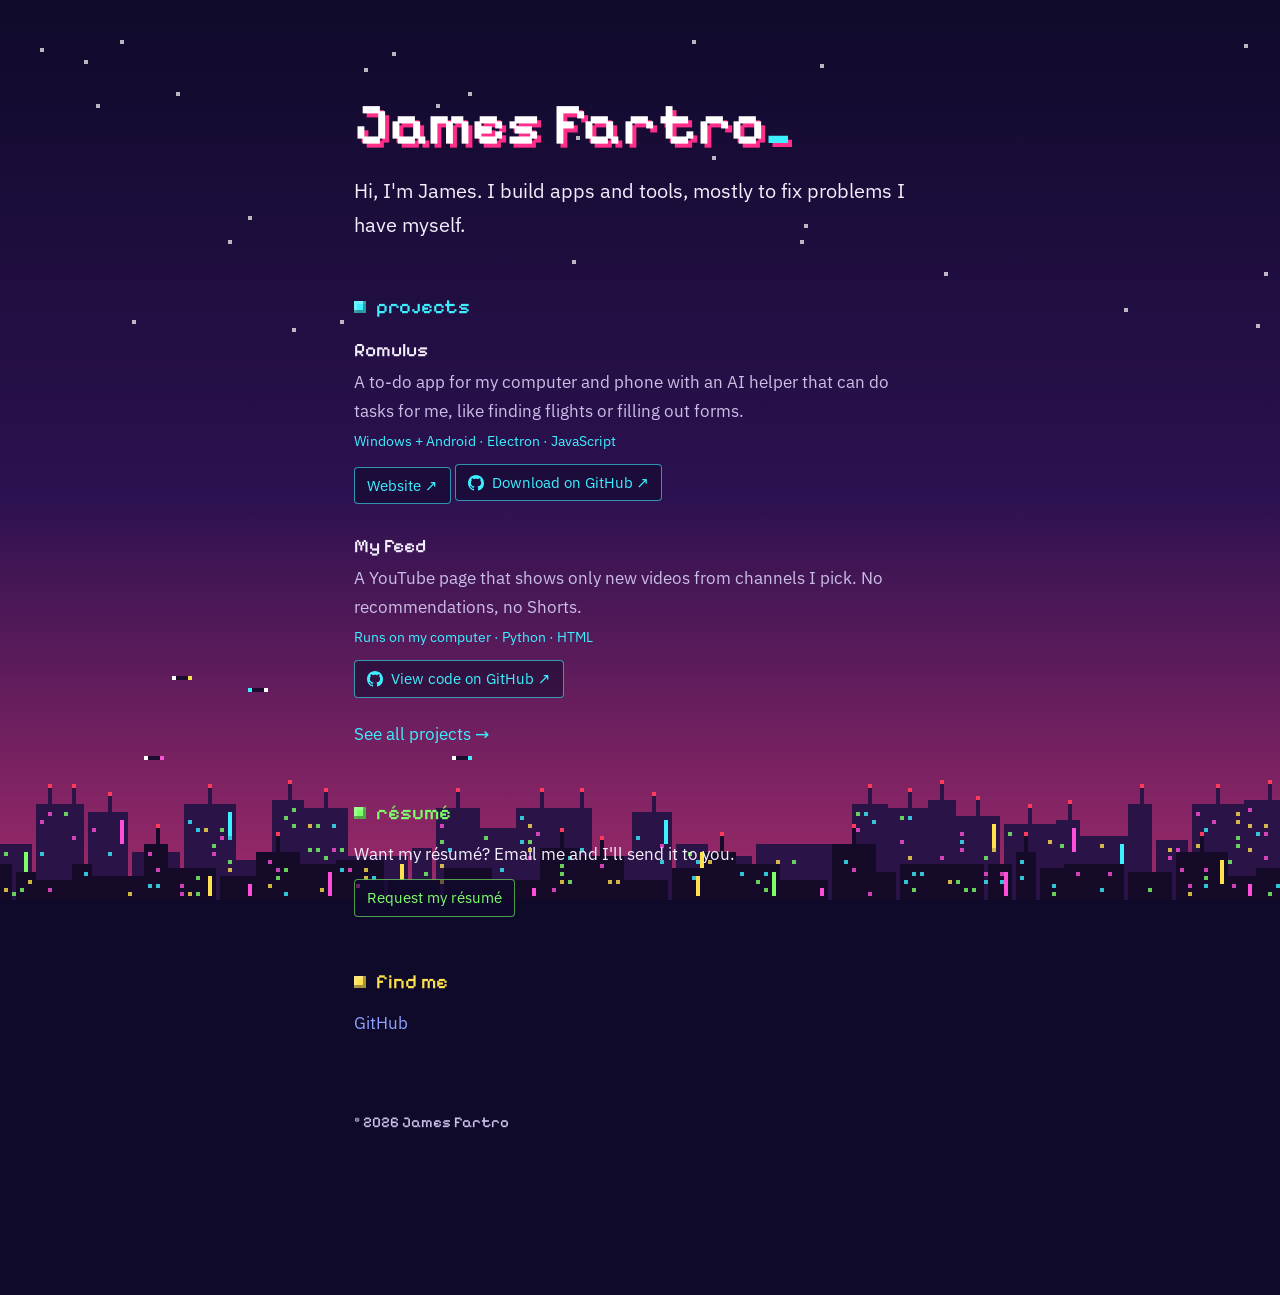
<file: index.html>
<!DOCTYPE html>
<html lang="en">
<head>
<meta charset="UTF-8">
<meta name="viewport" content="width=device-width, initial-scale=1.0">
<meta http-equiv="Content-Security-Policy" content="default-src 'self'; img-src 'self' data:; object-src 'none'; base-uri 'none'; form-action 'none'; upgrade-insecure-requests">
<meta name="referrer" content="strict-origin-when-cross-origin">
<title>James Fartro</title>
<meta name="description" content="James Fartro builds apps and tools, mostly to fix problems he has himself. Projects include Romulus, My Feed, and Daily Scroll.">
<link rel="canonical" href="https://jamesfartro.com/">
<meta property="og:title" content="James Fartro">
<meta property="og:description" content="Apps and tools I build: Romulus, My Feed, and Daily Scroll.">
<meta property="og:type" content="profile">
<meta property="og:url" content="https://jamesfartro.com/">
<script type="application/ld+json">
{
  "@context": "https://schema.org",
  "@type": "Person",
  "name": "James Fartro",
  "url": "https://jamesfartro.com/",
  "image": "https://jamesfartro.com/images/share.png",
  "sameAs": [
    "https://github.com/jamesbobdev-gif"
  ]
}
</script>
<meta property="og:site_name" content="James Fartro">
<meta property="og:image" content="https://jamesfartro.com/images/share.png">
<meta property="og:image:width" content="1200">
<meta property="og:image:height" content="630">
<meta property="og:image:alt" content="James Fartro">
<meta name="twitter:card" content="summary_large_image">
<link rel="icon" href="favicon.ico" sizes="48x48">
<link rel="icon" href="images/icon-192.png" type="image/png" sizes="192x192">
<link rel="apple-touch-icon" href="images/apple-touch-icon.png">
<meta name="theme-color" content="#0f0a2a">
<meta name="author" content="James Fartro">
<link rel="preload" href="fonts/pixelify-sans.woff2" as="font" type="font/woff2" crossorigin>
<link rel="preload" href="fonts/ibm-plex-sans.woff2" as="font" type="font/woff2" crossorigin>
<link rel="stylesheet" href="style.css">
</head>
<body>
<canvas id="rain" aria-hidden="true"></canvas>
<main class="page">
  <header>
    <h1 class="name">James Fartro<span class="cursor">_</span></h1>
    <p class="lead">Hi, I'm James. I build apps and tools, mostly to fix problems I have myself.</p>
  </header>

  <section>
    <h2>projects</h2>
    <div class="project">
      <h3>Romulus</h3>
      <p>A to-do app for my computer and phone with an AI helper that can do tasks for me, like finding flights or filling out forms.</p>
      <p class="meta">Windows + Android · Electron · JavaScript</p>
      <a class="gh" href="https://jamesbobdev-gif.github.io/Romulus/" target="_blank" rel="noopener">Website ↗</a>
      <a class="gh" href="https://github.com/jamesbobdev-gif/romulus-releases" target="_blank" rel="noopener"><svg viewBox="0 0 16 16" aria-hidden="true"><path d="M8 0C3.58 0 0 3.58 0 8c0 3.54 2.29 6.53 5.47 7.59.4.07.55-.17.55-.38 0-.19-.01-.82-.01-1.49-2.01.37-2.53-.49-2.69-.94-.09-.23-.48-.94-.82-1.13-.28-.15-.68-.52-.01-.53.63-.01 1.08.58 1.23.82.72 1.21 1.87.87 2.33.66.07-.52.28-.87.51-1.07-1.78-.2-3.64-.89-3.64-3.95 0-.87.31-1.59.82-2.15-.08-.2-.36-1.02.08-2.12 0 0 .67-.21 2.2.82.64-.18 1.32-.27 2-.27.68 0 1.36.09 2 .27 1.53-1.04 2.2-.82 2.2-.82.44 1.1.16 1.92.08 2.12.51.56.82 1.27.82 2.15 0 3.07-1.87 3.75-3.65 3.95.29.25.54.73.54 1.48 0 1.07-.01 1.93-.01 2.2 0 .21.15.46.55.38A8.013 8.013 0 0016 8c0-4.42-3.58-8-8-8z"/></svg>Download on GitHub ↗</a>
    </div>
    <div class="project">
      <h3>My Feed</h3>
      <p>A YouTube page that shows only new videos from channels I pick. No recommendations, no Shorts.</p>
      <p class="meta">Runs on my computer · Python · HTML</p>
      <a class="gh" href="https://github.com/jamesbobdev-gif/yt-feed" target="_blank" rel="noopener"><svg viewBox="0 0 16 16" aria-hidden="true"><path d="M8 0C3.58 0 0 3.58 0 8c0 3.54 2.29 6.53 5.47 7.59.4.07.55-.17.55-.38 0-.19-.01-.82-.01-1.49-2.01.37-2.53-.49-2.69-.94-.09-.23-.48-.94-.82-1.13-.28-.15-.68-.52-.01-.53.63-.01 1.08.58 1.23.82.72 1.21 1.87.87 2.33.66.07-.52.28-.87.51-1.07-1.78-.2-3.64-.89-3.64-3.95 0-.87.31-1.59.82-2.15-.08-.2-.36-1.02.08-2.12 0 0 .67-.21 2.2.82.64-.18 1.32-.27 2-.27.68 0 1.36.09 2 .27 1.53-1.04 2.2-.82 2.2-.82.44 1.1.16 1.92.08 2.12.51.56.82 1.27.82 2.15 0 3.07-1.87 3.75-3.65 3.95.29.25.54.73.54 1.48 0 1.07-.01 1.93-.01 2.2 0 .21.15.46.55.38A8.013 8.013 0 0016 8c0-4.42-3.58-8-8-8z"/></svg>View code on GitHub ↗</a>
    </div>
    <p class="all-projects"><a href="projects/">See all projects →</a></p>
  </section>

  <section>
    <h2>résumé</h2>
    <p>Want my résumé? Email me and I'll send it to you.</p>
    <!-- The address is put together by script.js so it isn't sitting in the HTML for spam bots. -->
    <a class="gh mail" id="resume-request" data-user="me" data-domain="jamesfartro.com" data-subject="Résumé request" href="#">Request my résumé</a>
  </section>

  <section>
    <h2>find me</h2>
    <p class="links">
      <a href="https://github.com/jamesbobdev-gif" target="_blank" rel="noopener">GitHub</a>
    </p>
  </section>

  <footer>© <span id="year">2026</span> James Fartro</footer>
</main>
<script src="script.js"></script>
</body>
</html>
</file>
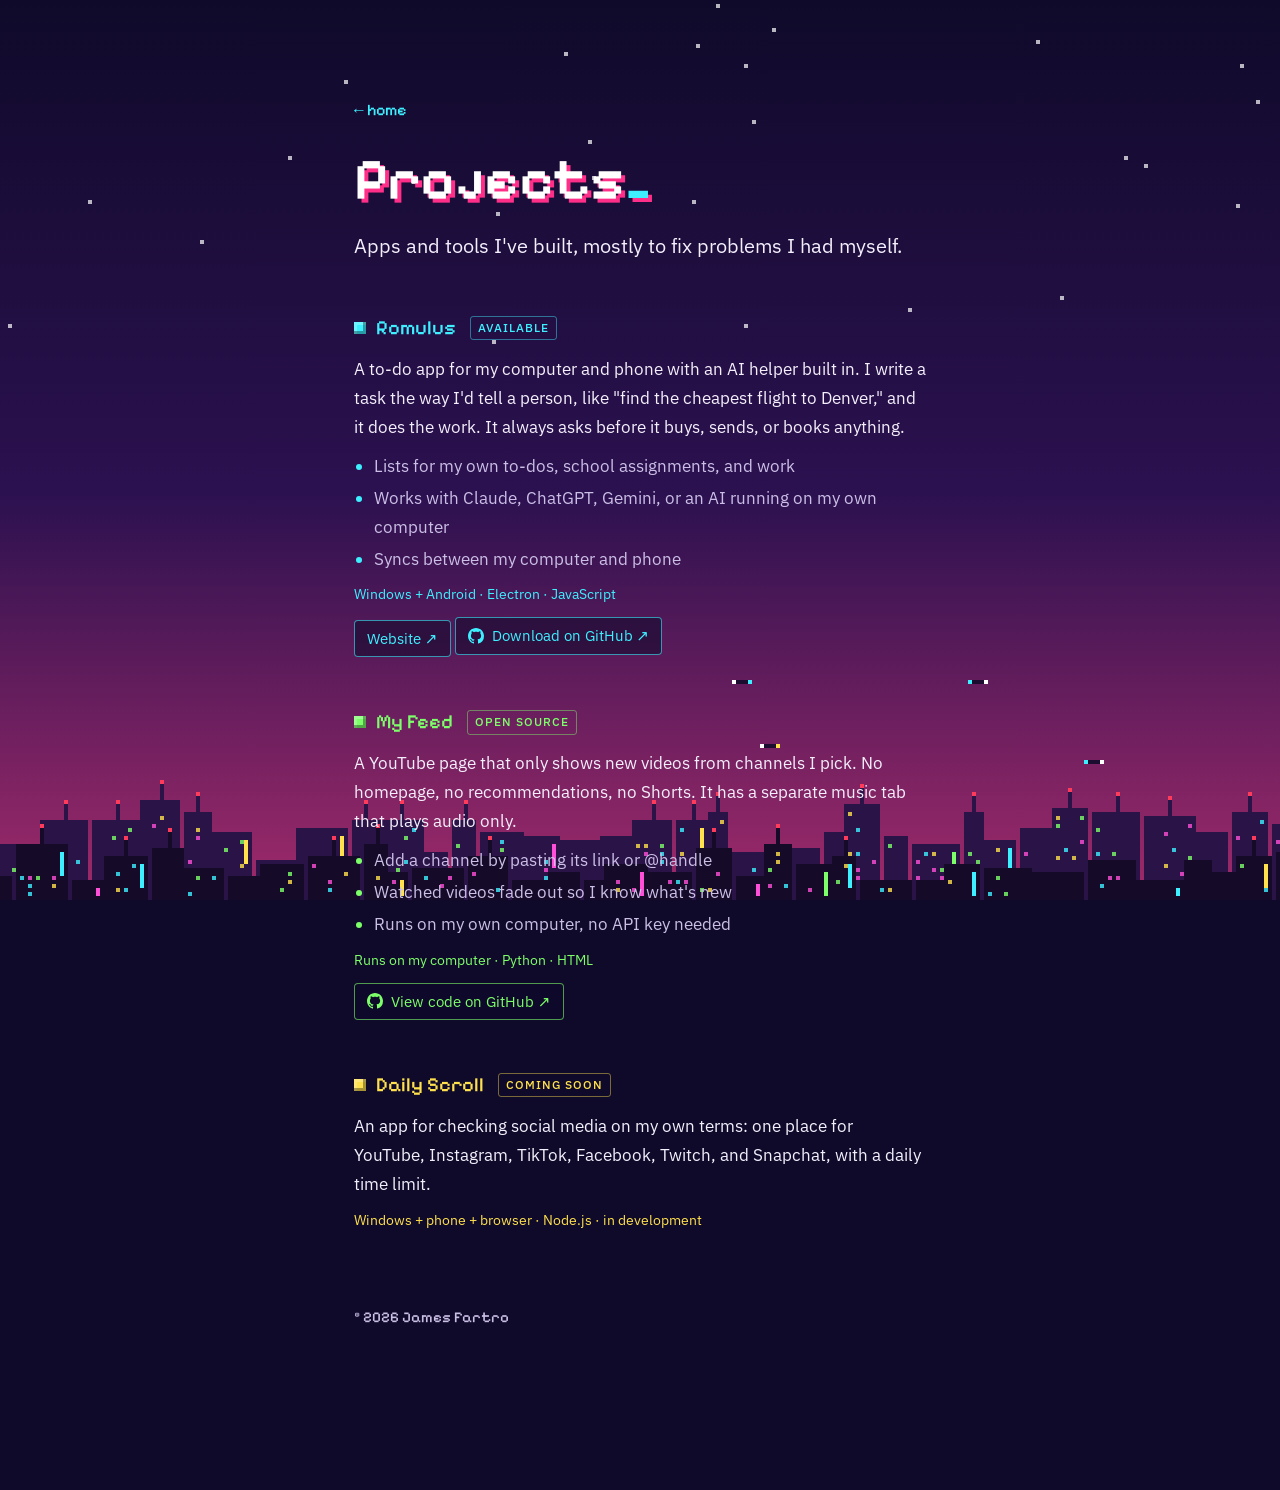
<file: projects/index.html>
<!DOCTYPE html>
<html lang="en">
<head>
<meta charset="UTF-8">
<meta name="viewport" content="width=device-width, initial-scale=1.0">
<meta http-equiv="Content-Security-Policy" content="default-src 'self'; img-src 'self' data:; object-src 'none'; base-uri 'none'; form-action 'none'; upgrade-insecure-requests">
<meta name="referrer" content="strict-origin-when-cross-origin">
<title>Projects · James Fartro</title>
<meta name="description" content="Projects by James Fartro: Romulus, a to-do app with an AI helper; My Feed, a YouTube feed with no recommendations; and Daily Scroll, coming soon.">
<link rel="canonical" href="https://jamesfartro.com/projects/">
<meta property="og:title" content="Projects · James Fartro">
<meta property="og:description" content="Apps and tools I've built: Romulus, My Feed, and Daily Scroll.">
<meta property="og:type" content="website">
<meta property="og:url" content="https://jamesfartro.com/projects/">
<meta property="og:site_name" content="James Fartro">
<meta property="og:image" content="https://jamesfartro.com/images/share.png">
<meta property="og:image:width" content="1200">
<meta property="og:image:height" content="630">
<meta property="og:image:alt" content="James Fartro">
<meta name="twitter:card" content="summary_large_image">
<link rel="icon" href="/favicon.ico" sizes="48x48">
<link rel="icon" href="/images/icon-192.png" type="image/png" sizes="192x192">
<link rel="apple-touch-icon" href="/images/apple-touch-icon.png">
<meta name="theme-color" content="#0f0a2a">
<meta name="author" content="James Fartro">
<link rel="preload" href="/fonts/pixelify-sans.woff2" as="font" type="font/woff2" crossorigin>
<link rel="preload" href="/fonts/ibm-plex-sans.woff2" as="font" type="font/woff2" crossorigin>
<link rel="stylesheet" href="/style.css">
</head>
<body>
<canvas id="rain" aria-hidden="true"></canvas>
<main class="page">
  <p class="back"><a href="/">← home</a></p>
  <header>
    <h1 class="name">Projects<span class="cursor">_</span></h1>
    <p class="lead">Apps and tools I've built, mostly to fix problems I had myself.</p>
  </header>

  <section>
    <h2>Romulus <span class="status">available</span></h2>
    <p>A to-do app for my computer and phone with an AI helper built in. I write a task the way I'd tell a person, like "find the cheapest flight to Denver," and it does the work. It always asks before it buys, sends, or books anything.</p>
    <ul class="points">
      <li>Lists for my own to-dos, school assignments, and work</li>
      <li>Works with Claude, ChatGPT, Gemini, or an AI running on my own computer</li>
      <li>Syncs between my computer and phone</li>
    </ul>
    <p class="meta">Windows + Android · Electron · JavaScript</p>
    <a class="gh" href="https://jamesbobdev-gif.github.io/Romulus/" target="_blank" rel="noopener">Website ↗</a>
    <a class="gh" href="https://github.com/jamesbobdev-gif/romulus-releases" target="_blank" rel="noopener"><svg viewBox="0 0 16 16" aria-hidden="true"><path d="M8 0C3.58 0 0 3.58 0 8c0 3.54 2.29 6.53 5.47 7.59.4.07.55-.17.55-.38 0-.19-.01-.82-.01-1.49-2.01.37-2.53-.49-2.69-.94-.09-.23-.48-.94-.82-1.13-.28-.15-.68-.52-.01-.53.63-.01 1.08.58 1.23.82.72 1.21 1.87.87 2.33.66.07-.52.28-.87.51-1.07-1.78-.2-3.64-.89-3.64-3.95 0-.87.31-1.59.82-2.15-.08-.2-.36-1.02.08-2.12 0 0 .67-.21 2.2.82.64-.18 1.32-.27 2-.27.68 0 1.36.09 2 .27 1.53-1.04 2.2-.82 2.2-.82.44 1.1.16 1.92.08 2.12.51.56.82 1.27.82 2.15 0 3.07-1.87 3.75-3.65 3.95.29.25.54.73.54 1.48 0 1.07-.01 1.93-.01 2.2 0 .21.15.46.55.38A8.013 8.013 0 0016 8c0-4.42-3.58-8-8-8z"/></svg>Download on GitHub ↗</a>
  </section>

  <section>
    <h2>My Feed <span class="status">open source</span></h2>
    <p>A YouTube page that only shows new videos from channels I pick. No homepage, no recommendations, no Shorts. It has a separate music tab that plays audio only.</p>
    <ul class="points">
      <li>Add a channel by pasting its link or @handle</li>
      <li>Watched videos fade out so I know what's new</li>
      <li>Runs on my own computer, no API key needed</li>
    </ul>
    <p class="meta">Runs on my computer · Python · HTML</p>
    <a class="gh" href="https://github.com/jamesbobdev-gif/yt-feed" target="_blank" rel="noopener"><svg viewBox="0 0 16 16" aria-hidden="true"><path d="M8 0C3.58 0 0 3.58 0 8c0 3.54 2.29 6.53 5.47 7.59.4.07.55-.17.55-.38 0-.19-.01-.82-.01-1.49-2.01.37-2.53-.49-2.69-.94-.09-.23-.48-.94-.82-1.13-.28-.15-.68-.52-.01-.53.63-.01 1.08.58 1.23.82.72 1.21 1.87.87 2.33.66.07-.52.28-.87.51-1.07-1.78-.2-3.64-.89-3.64-3.95 0-.87.31-1.59.82-2.15-.08-.2-.36-1.02.08-2.12 0 0 .67-.21 2.2.82.64-.18 1.32-.27 2-.27.68 0 1.36.09 2 .27 1.53-1.04 2.2-.82 2.2-.82.44 1.1.16 1.92.08 2.12.51.56.82 1.27.82 2.15 0 3.07-1.87 3.75-3.65 3.95.29.25.54.73.54 1.48 0 1.07-.01 1.93-.01 2.2 0 .21.15.46.55.38A8.013 8.013 0 0016 8c0-4.42-3.58-8-8-8z"/></svg>View code on GitHub ↗</a>
  </section>

  <section>
    <h2>Daily Scroll <span class="status">coming soon</span></h2>
    <p>An app for checking social media on my own terms: one place for YouTube, Instagram, TikTok, Facebook, Twitch, and Snapchat, with a daily time limit.</p>
    <p class="meta">Windows + phone + browser · Node.js · in development</p>
  </section>

  <footer>© <span id="year">2026</span> James Fartro</footer>
</main>
<script src="/script.js"></script>
</body>
</html>
</file>
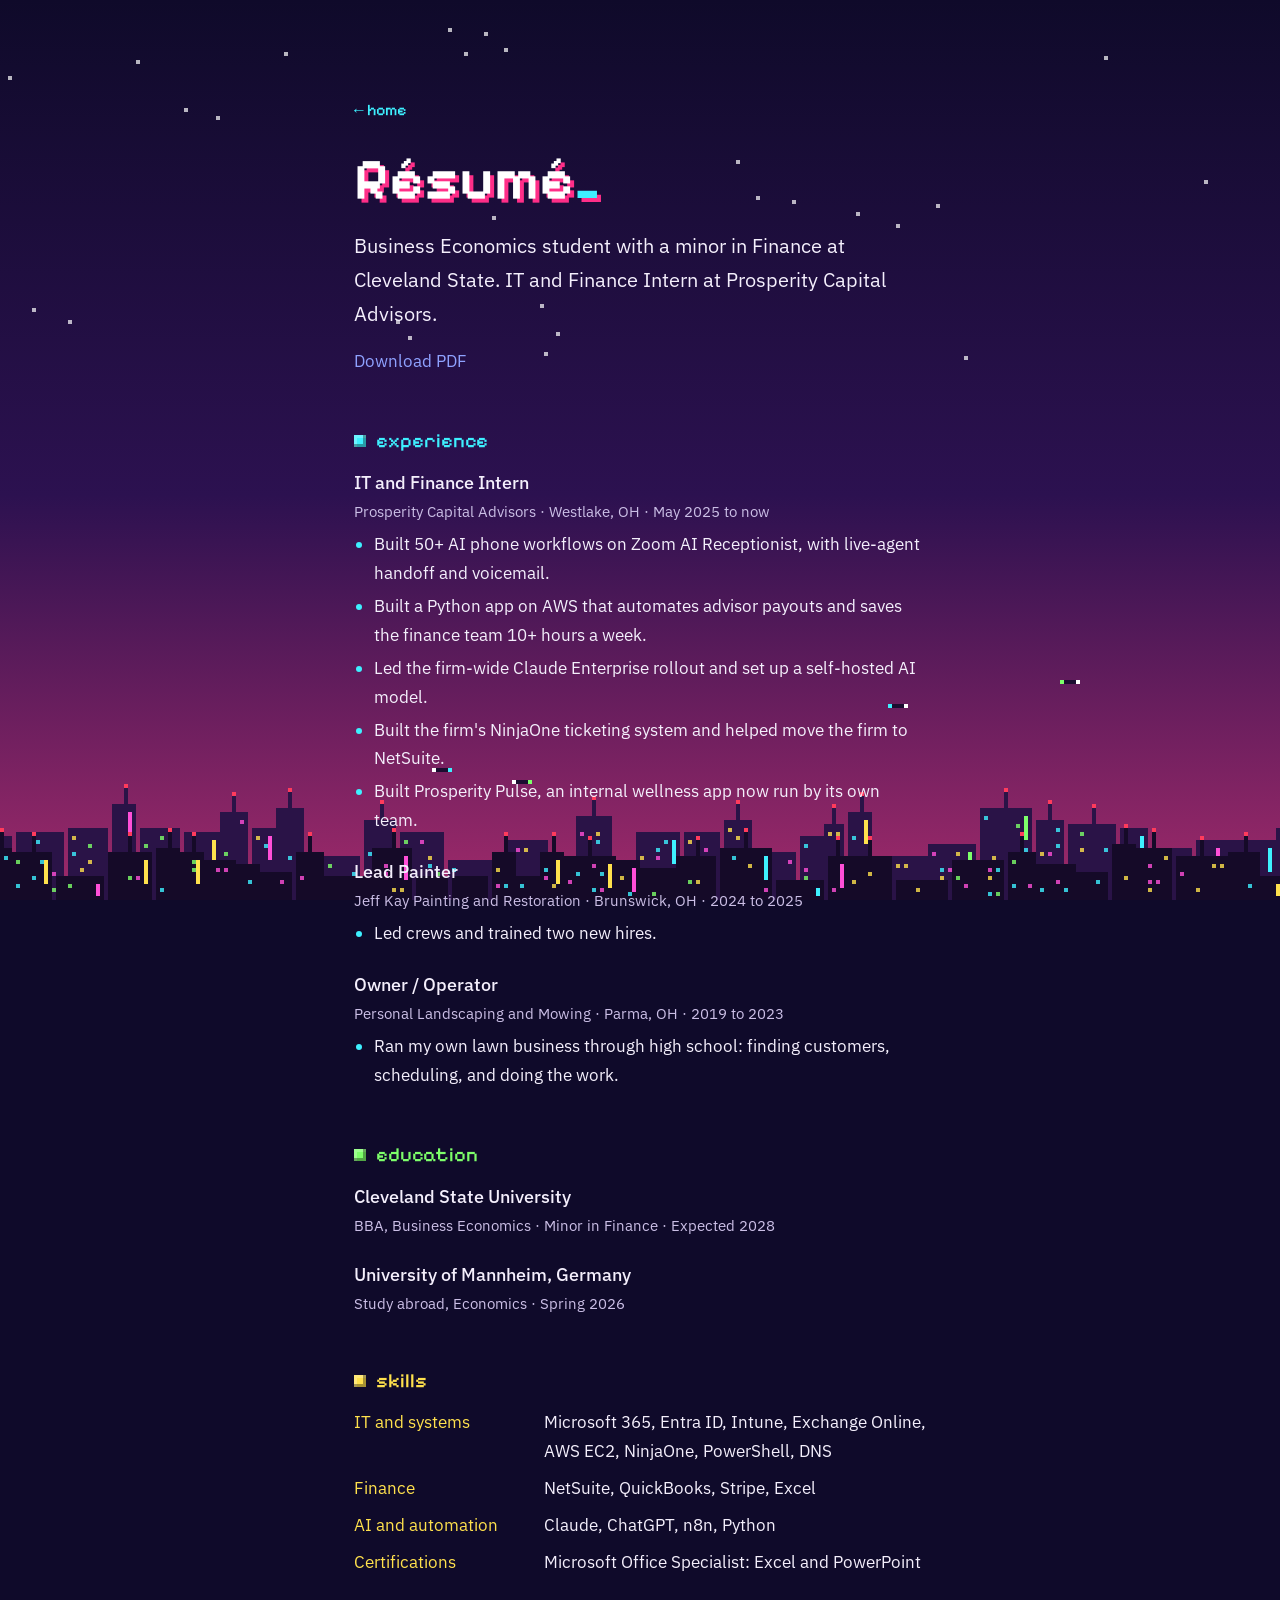
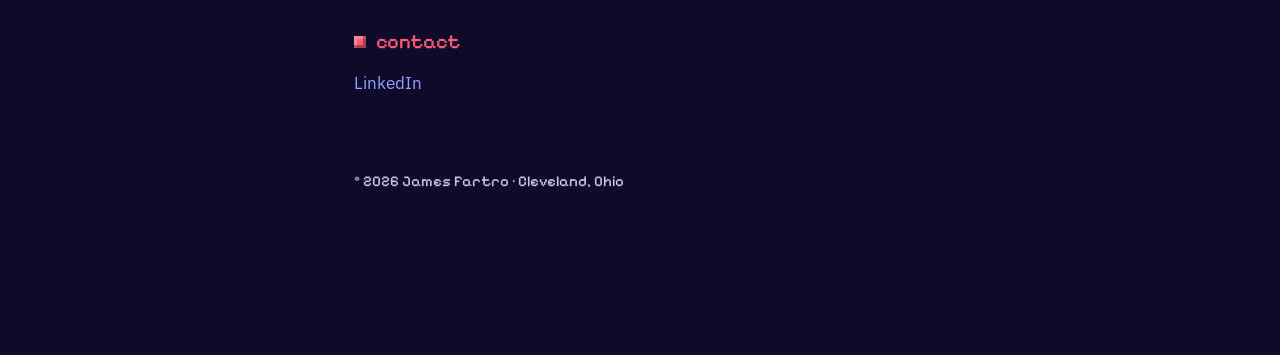
<file: resume.html>
<!DOCTYPE html>
<html lang="en">
<head>
<meta charset="UTF-8">
<meta name="viewport" content="width=device-width, initial-scale=1.0">
<meta http-equiv="Content-Security-Policy" content="default-src 'self'; img-src 'self' data:; object-src 'none'; base-uri 'none'; form-action 'none'; upgrade-insecure-requests">
<meta name="referrer" content="strict-origin-when-cross-origin">
<title>Résumé · James Fartro</title>
<meta name="description" content="Résumé of James Fartro: Business Economics student with a minor in Finance at Cleveland State and IT and Finance Intern.">
<link rel="canonical" href="https://jamesfartro.com/resume.html">
<meta property="og:title" content="Résumé · James Fartro">
<meta property="og:type" content="website">
<meta property="og:url" content="https://jamesfartro.com/resume.html">
<meta property="og:site_name" content="James Fartro">
<meta property="og:image" content="https://jamesfartro.com/images/share.png">
<meta property="og:image:width" content="1200">
<meta property="og:image:height" content="630">
<meta property="og:image:alt" content="James Fartro, Business Economics student at Cleveland State">
<meta name="twitter:card" content="summary_large_image">
<link rel="icon" href="favicon.ico" sizes="48x48">
<link rel="icon" href="images/icon-192.png" type="image/png" sizes="192x192">
<link rel="apple-touch-icon" href="images/apple-touch-icon.png">
<meta name="theme-color" content="#0d1220">
<meta name="author" content="James Fartro">
<link rel="preload" href="fonts/pixelify-sans.woff2" as="font" type="font/woff2" crossorigin>
<link rel="preload" href="fonts/ibm-plex-sans.woff2" as="font" type="font/woff2" crossorigin>
<link rel="stylesheet" href="style.css">
</head>
<body>
<canvas id="rain" aria-hidden="true"></canvas>
<main class="page">
  <p class="back"><a href="index.html">← home</a></p>
  <header>
    <h1 class="name">Résumé<span class="cursor">_</span></h1>
    <p class="lead">Business Economics student with a minor in Finance at Cleveland State. IT and Finance Intern at Prosperity Capital Advisors.</p>
    <p class="links pdf"><a href="James-Fartro-Resume.pdf" target="_blank" rel="noopener">Download PDF</a></p>
  </header>

  <section>
    <h2>experience</h2>
    <div class="job">
      <h3>IT and Finance Intern</h3>
      <p class="meta">Prosperity Capital Advisors · Westlake, OH · May 2025 to now</p>
      <ul>
        <li>Built 50+ AI phone workflows on Zoom AI Receptionist, with live-agent handoff and voicemail.</li>
        <li>Built a Python app on AWS that automates advisor payouts and saves the finance team 10+ hours a week.</li>
        <li>Led the firm-wide Claude Enterprise rollout and set up a self-hosted AI model.</li>
        <li>Built the firm's NinjaOne ticketing system and helped move the firm to NetSuite.</li>
        <li>Built Prosperity Pulse, an internal wellness app now run by its own team.</li>
      </ul>
    </div>
    <div class="job">
      <h3>Lead Painter</h3>
      <p class="meta">Jeff Kay Painting and Restoration · Brunswick, OH · 2024 to 2025</p>
      <ul><li>Led crews and trained two new hires.</li></ul>
    </div>
    <div class="job">
      <h3>Owner / Operator</h3>
      <p class="meta">Personal Landscaping and Mowing · Parma, OH · 2019 to 2023</p>
      <ul><li>Ran my own lawn business through high school: finding customers, scheduling, and doing the work.</li></ul>
    </div>
  </section>

  <section>
    <h2>education</h2>
    <div class="job">
      <h3>Cleveland State University</h3>
      <p class="meta">BBA, Business Economics · Minor in Finance · Expected 2028</p>
    </div>
    <div class="job">
      <h3>University of Mannheim, Germany</h3>
      <p class="meta">Study abroad, Economics · Spring 2026</p>
    </div>
  </section>

  <section>
    <h2>skills</h2>
    <dl class="skills">
      <dt>IT and systems</dt><dd>Microsoft 365, Entra ID, Intune, Exchange Online, AWS EC2, NinjaOne, PowerShell, DNS</dd>
      <dt>Finance</dt><dd>NetSuite, QuickBooks, Stripe, Excel</dd>
      <dt>AI and automation</dt><dd>Claude, ChatGPT, n8n, Python</dd>
      <dt>Certifications</dt><dd>Microsoft Office Specialist: Excel and PowerPoint</dd>
    </dl>
  </section>

  <section>
    <h2>contact</h2>
    <p class="links">
      <a href="https://www.linkedin.com/in/james-fartro-516539300" target="_blank" rel="noopener">LinkedIn</a>
    </p>
  </section>

  <footer>© <span id="year">2026</span> James Fartro · Cleveland, Ohio</footer>
</main>
<script src="script.js"></script>
</body>
</html>
</file>
<file: style.css>
/* Fonts are self-hosted (latin subset, variable weight) so nothing blocks the first paint. */
@font-face { font-family: "IBM Plex Sans"; font-style: normal; font-weight: 400 500; font-display: swap; src: url(fonts/ibm-plex-sans.woff2) format("woff2"); }
@font-face { font-family: "Pixelify Sans"; font-style: normal; font-weight: 500 600; font-display: swap; src: url(fonts/pixelify-sans.woff2) format("woff2"); }

:root {
  --sky-top: #0f0a2a;
  --sky-mid: #2c1150;
  --sky-bottom: #a02a6a;
  --text: #f4effc;
  --muted: #cbbfe6;
  /* neon takes on the Minecraft ore colors */
  --diamond: #3ef0ff;
  --emerald: #7dff6a;
  --gold: #ffe14d;
  --redstone: #ff5c7a;
  --lapis: #8fa2ff;
  --neon-pink: #ff2e88;
  --pixel: "Pixelify Sans", "VT323", monospace;
}

* { box-sizing: border-box; margin: 0; padding: 0; }
html { background: var(--sky-top); }
body { background: linear-gradient(var(--sky-top), var(--sky-mid) 55%, var(--sky-bottom)) fixed; color: var(--text); font: 17px/1.7 "IBM Plex Sans", system-ui, sans-serif; font-variant-ligatures: none; min-height: 100vh; }
a { color: var(--diamond); text-decoration: none; }
a:hover { text-decoration: underline; }
::selection { background: var(--neon-pink); color: #fff; }

/* Skyline canvas sits behind everything */
#rain { position: fixed; inset: 0; width: 100%; height: 100%; z-index: 0; pointer-events: none; image-rendering: pixelated; }
.page { position: relative; z-index: 1; max-width: 620px; margin: 0 auto; padding: 96px 24px 160px; }

.name { font-family: var(--pixel); font-weight: 600; font-size: clamp(40px, 8vw, 58px); line-height: 1; color: #fff; text-shadow: 4px 4px 0 var(--neon-pink); }
.cursor { color: var(--diamond); text-shadow: 4px 4px 0 var(--neon-pink); animation: blink 1s steps(1) infinite; }
@keyframes blink { 50% { opacity: 0; } }
@media (prefers-reduced-motion: reduce) { .cursor { animation: none; } }
.lead { margin-top: 20px; font-size: 20px; }

/* each section is tagged with an ore color */
section { margin-top: 48px; --c: var(--diamond); }
section:nth-of-type(1) { --c: var(--diamond); }
section:nth-of-type(2) { --c: var(--emerald); }
section:nth-of-type(3) { --c: var(--gold); }
section:nth-of-type(4) { --c: var(--redstone); }
section:nth-of-type(5) { --c: var(--lapis); }
h2 { font-family: var(--pixel); font-weight: 500; font-size: 20px; color: var(--c); margin-bottom: 10px; display: flex; align-items: center; gap: 10px; }
h2::before { content: ""; width: 12px; height: 12px; background: var(--c); box-shadow: inset -3px -3px 0 rgba(0, 0, 0, .35), inset 3px 3px 0 rgba(255, 255, 255, .25); flex: none; }
section p + p { margin-top: 8px; }

.list { list-style: none; }
.list li { padding: 7px 0; color: var(--muted); }
.list b { display: block; font-weight: 500; color: var(--text); }
/* projects page */
.status { font-family: "IBM Plex Sans", system-ui, sans-serif; font-size: 12px; font-weight: 500; text-transform: uppercase; letter-spacing: .08em; color: var(--c); border: 1px solid color-mix(in srgb, var(--c) 45%, transparent); border-radius: 3px; padding: 1px 7px; margin-left: 4px; }
.points { margin: 10px 0 0; padding-left: 20px; color: var(--muted); }
.points li { margin: 3px 0; }
.points li::marker { color: var(--c); }
section > .meta { font-size: 14px; color: var(--c); margin-top: 10px; }
.all-projects { margin-top: 22px; }

.project + .project { margin-top: 26px; }
.project h3 { font-family: var(--pixel); font-weight: 500; font-size: 19px; color: var(--text); margin-bottom: 2px; }
.project p { color: var(--muted); }
.project .meta { font-size: 14px; color: var(--c); margin-top: 4px; }
.gh { display: inline-flex; align-items: center; gap: 8px; margin-top: 10px; font-size: 15px; color: var(--c); background: rgba(15, 10, 42, .55); border: 1px solid color-mix(in srgb, var(--c) 60%, transparent); border-radius: 4px; padding: 5px 12px; }
.gh svg { width: 16px; height: 16px; fill: currentColor; }
.gh:hover { text-decoration: none; background: rgba(15, 10, 42, .85); }

.hl { color: var(--c); }

.links { display: flex; flex-wrap: wrap; gap: 10px 26px; }
.links a, .links button { font: inherit; color: var(--lapis); background: none; border: none; cursor: pointer; padding: 0; }
.links a:hover, .links button:hover { text-decoration: underline; }

/* résumé page */
.back { font-family: var(--pixel); font-size: 16px; margin-bottom: 28px; }
.pdf { margin-top: 16px; }
.job + .job { margin-top: 22px; }
.job h3 { font-weight: 500; font-size: 18px; color: var(--text); }
.job .meta { color: var(--muted); font-size: 15px; }
.job ul { margin-top: 6px; padding-left: 20px; }
.job li { margin: 4px 0; }
.job li::marker { color: var(--c); }
.skills { display: grid; grid-template-columns: 170px 1fr; gap: 8px 20px; }
.skills dt { color: var(--c); }
@media (max-width: 600px) { .skills { grid-template-columns: 1fr; gap: 0; } .skills dd { margin-bottom: 10px; } }

footer { margin-top: 72px; font-family: var(--pixel); font-size: 15px; color: var(--muted); }

@media (max-width: 600px) {
  .page { padding-top: 56px; }
}
</file>
